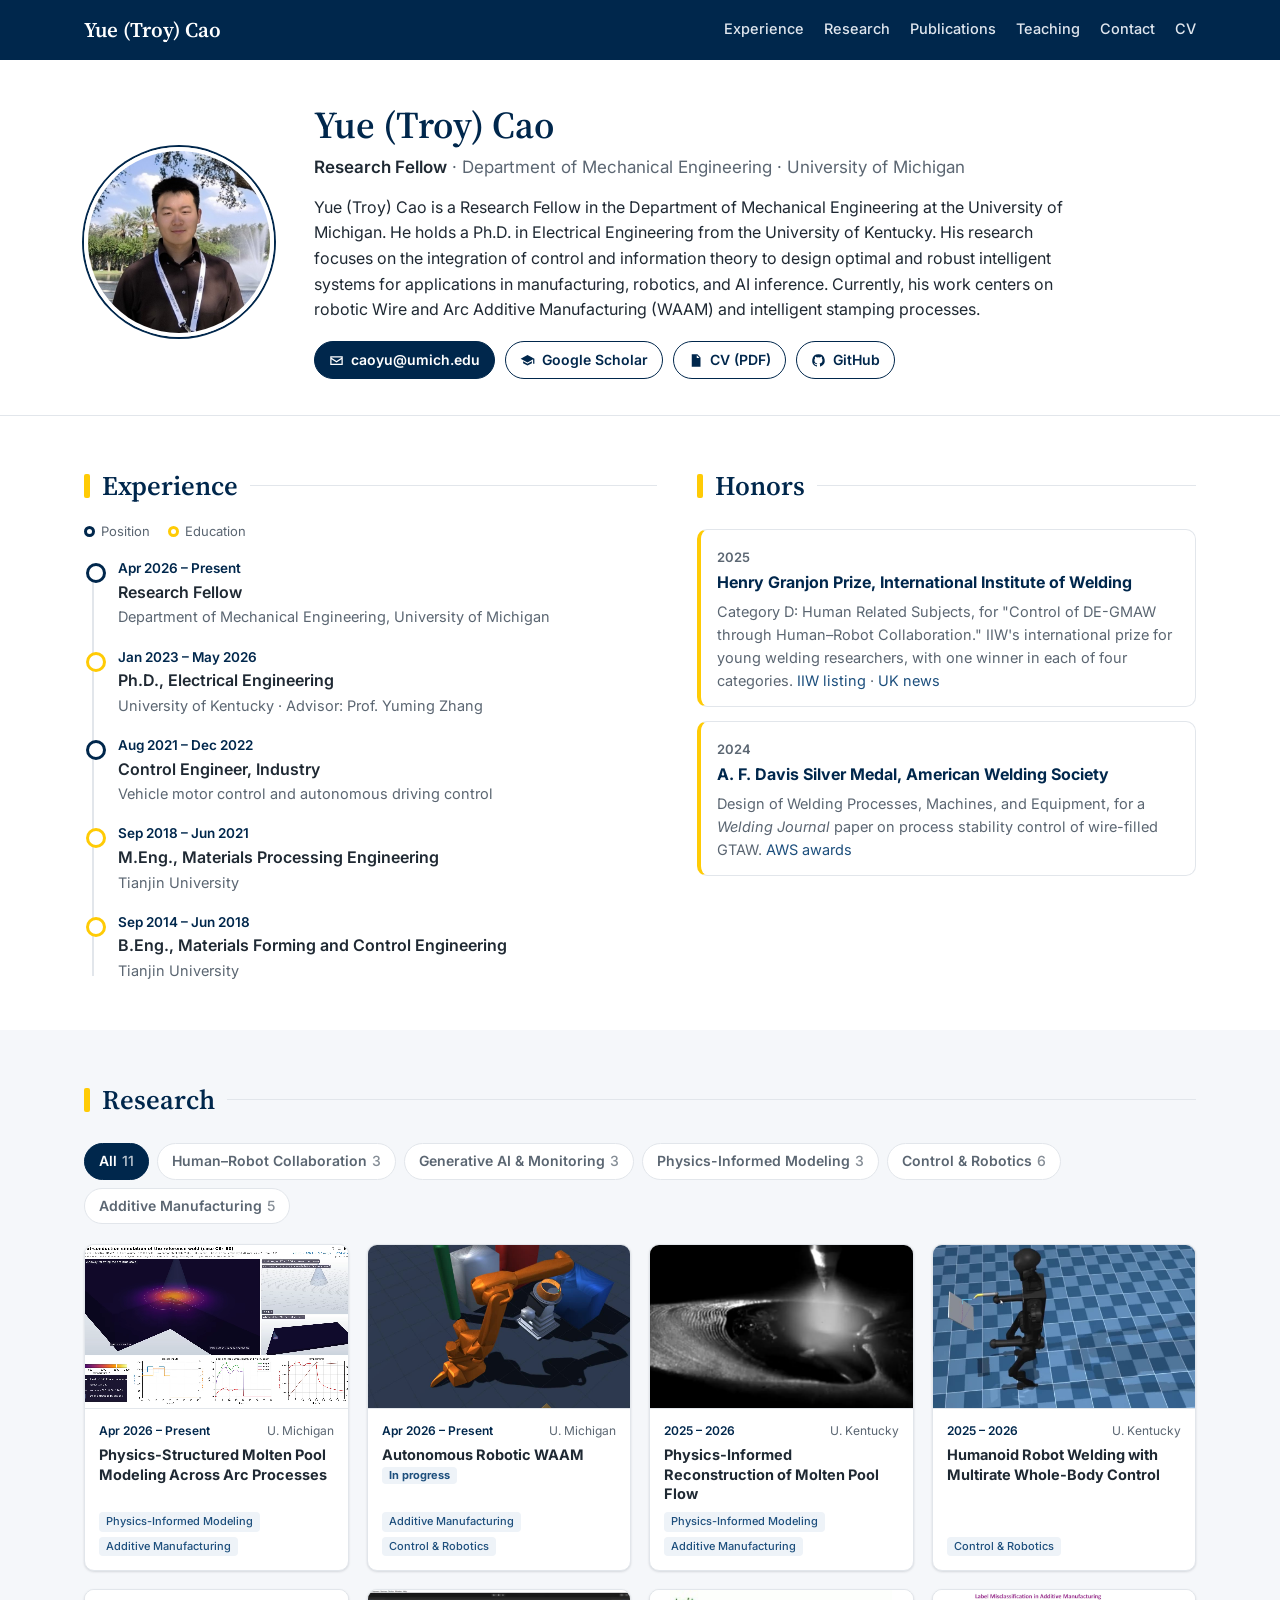
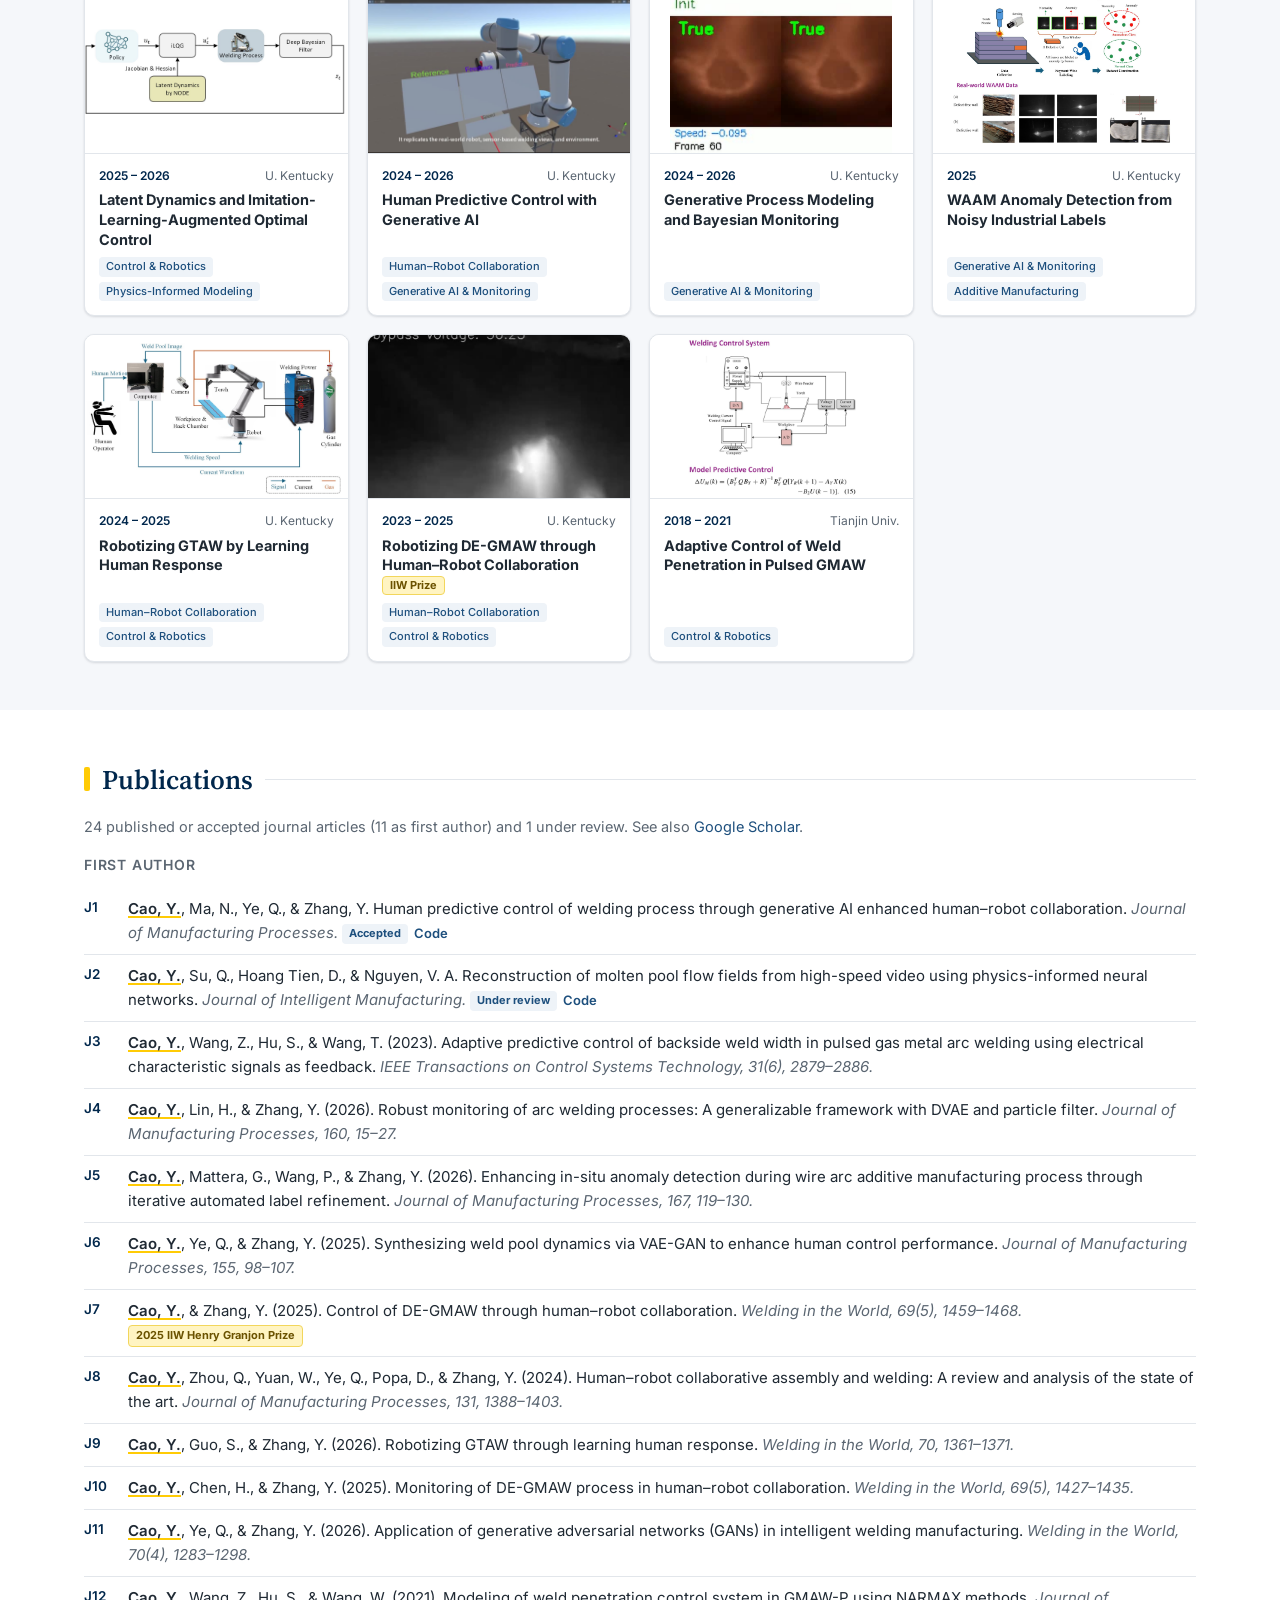
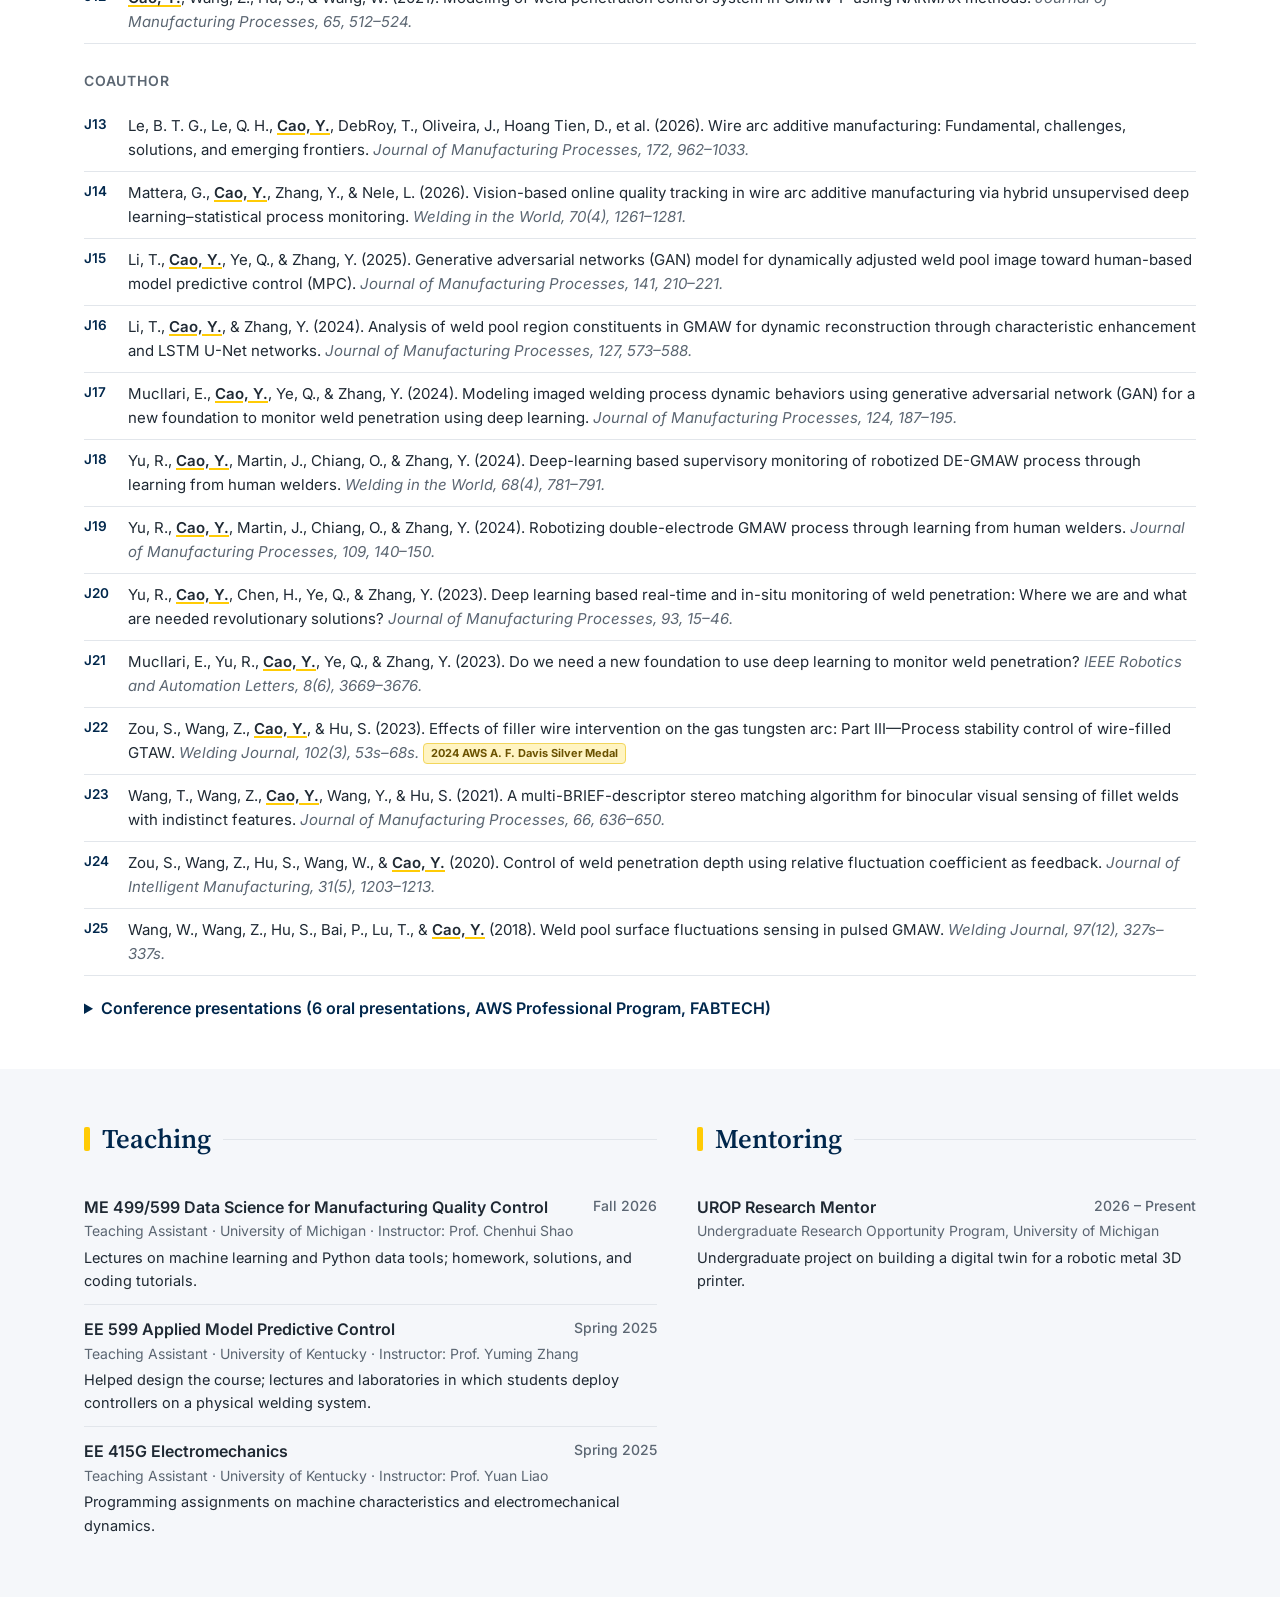
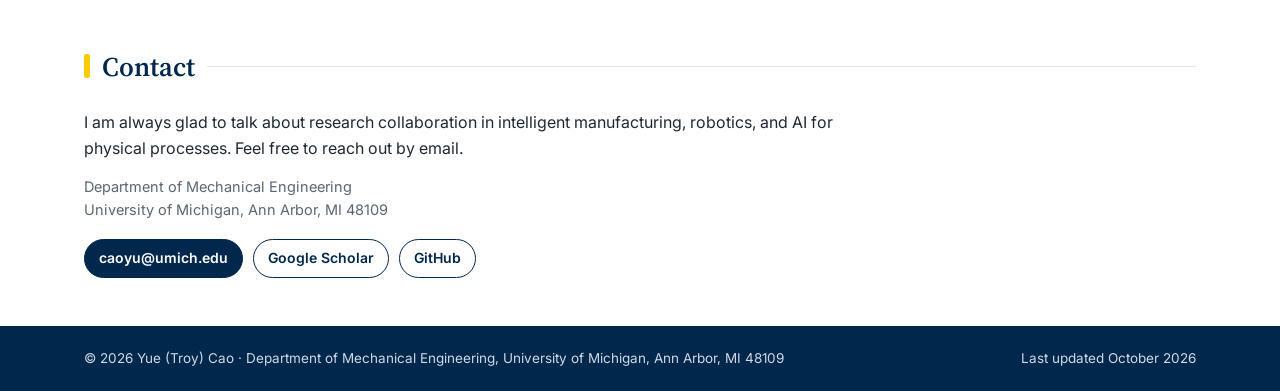
<file: index.html>
<!DOCTYPE html>
<html lang="en">
<head>
<meta charset="UTF-8">
<meta name="viewport" content="width=device-width, initial-scale=1.0">
<title>Yue (Troy) Cao</title>
<meta name="description" content="Yue (Troy) Cao, Research Fellow in Mechanical Engineering at the University of Michigan. Intelligent manufacturing: robotics, generative AI, and control for welding and additive manufacturing.">
<link rel="icon" href="data:image/svg+xml,%3Csvg xmlns=%22http://www.w3.org/2000/svg%22 viewBox=%220 0 64 64%22%3E%3Crect width=%2264%22 height=%2264%22 rx=%2212%22 fill=%22%2300274C%22/%3E%3Ctext x=%2232%22 y=%2242%22 font-family=%22Georgia,serif%22 font-size=%2228%22 font-weight=%22700%22 fill=%22%23FFCB05%22 text-anchor=%22middle%22%3EYC%3C/text%3E%3C/svg%3E">
<link rel="preconnect" href="https://fonts.googleapis.com">
<link rel="preconnect" href="https://fonts.gstatic.com" crossorigin>
<link href="https://fonts.googleapis.com/css2?family=Inter:wght@400;500;600;700&family=Source+Serif+4:opsz,wght@8..60,500;8..60,600&display=swap" rel="stylesheet">
<style>
:root {
  --blue: #00274C;          /* Michigan blue */
  --blue-2: #1d4f7d;
  --maize: #FFCB05;         /* Michigan maize, used sparingly */
  --ink: #1f2933;
  --muted: #5b6672;
  --line: #e2e6eb;
  --bg: #ffffff;
  --bg-soft: #f5f7fa;
  --radius: 10px;
  --shadow: 0 1px 2px rgba(16, 24, 40, .06), 0 1px 3px rgba(16, 24, 40, .08);
}
* { box-sizing: border-box; margin: 0; padding: 0; }
html { scroll-behavior: smooth; scroll-padding-top: 72px; }
body { font-family: Inter, system-ui, -apple-system, "Segoe UI", sans-serif; color: var(--ink); background: var(--bg); line-height: 1.6; font-size: 16px; }
a { color: var(--blue-2); text-decoration: none; }
a:hover { text-decoration: underline; }
img, video { display: block; max-width: 100%; }
.wrap { max-width: 1160px; margin: 0 auto; padding: 0 24px; }

/* Header */
header.top { position: sticky; top: 0; z-index: 50; background: var(--blue); color: #fff; }
header.top .wrap { display: flex; align-items: center; gap: 24px; height: 60px; }
.brand { font-family: "Source Serif 4", Georgia, serif; font-size: 21px; font-weight: 600; color: #fff; white-space: nowrap; }
.brand:hover { text-decoration: none; }
nav.menu { display: flex; gap: 20px; margin-left: auto; overflow-x: auto; scrollbar-width: none; }
nav.menu::-webkit-scrollbar { display: none; }
nav.menu a { color: #dfe6ee; font-size: 14.5px; font-weight: 500; white-space: nowrap; padding: 4px 0; border-bottom: 2px solid transparent; }
nav.menu a:hover { color: #fff; text-decoration: none; border-bottom-color: var(--maize); }

/* About */
.hero { padding: 44px 0 36px; border-bottom: 1px solid var(--line); }
.hero .wrap { display: grid; grid-template-columns: 190px 1fr; gap: 40px; align-items: center; }
.hero img.photo { width: 190px; height: 190px; border-radius: 50%; object-fit: cover; object-position: center 30%; border: 4px solid #fff; box-shadow: 0 0 0 2px var(--blue); }
.hero h1 { font-family: "Source Serif 4", Georgia, serif; font-size: 38px; font-weight: 600; color: var(--blue); line-height: 1.15; }
.hero .role { font-size: 17px; color: var(--muted); margin: 6px 0 14px; }
.hero .role strong { color: var(--ink); font-weight: 600; }
.hero p.bio { max-width: 780px; }
.links { display: flex; flex-wrap: wrap; gap: 10px; margin-top: 18px; }
.btn { display: inline-flex; align-items: center; gap: 7px; padding: 7px 14px; border: 1px solid var(--blue); border-radius: 999px; color: var(--blue); font-size: 14px; font-weight: 600; background: #fff; }
.btn:hover { background: var(--blue); color: #fff; text-decoration: none; }
.btn.solid { background: var(--blue); color: #fff; }
.btn.solid:hover { background: var(--blue-2); }
.btn svg { width: 15px; height: 15px; fill: currentColor; }

/* Sections */
section { padding: 48px 0; }
section.soft { background: var(--bg-soft); }
h2.sec { font-family: "Source Serif 4", Georgia, serif; font-size: 27px; font-weight: 600; color: var(--blue); margin-bottom: 22px; display: flex; align-items: center; gap: 12px; }
h2.sec::after { content: ""; flex: 1; height: 1px; background: var(--line); }
h2.sec .bar { width: 6px; height: 24px; background: var(--maize); border-radius: 2px; }
h3.sub { font-size: 14px; text-transform: uppercase; letter-spacing: .8px; color: var(--muted); font-weight: 600; margin: 4px 0 12px; }
.two { display: grid; grid-template-columns: 1.15fr 1fr; gap: 40px; }

/* Experience timeline */
.timeline { position: relative; margin-left: 8px; }
.timeline::before { content: ""; position: absolute; left: 0; top: 6px; bottom: 6px; width: 2px; background: var(--line); }
.tl { position: relative; padding: 0 0 18px 26px; }
.tl:last-child { padding-bottom: 0; }
.tl::before { content: ""; position: absolute; left: -6px; top: 5px; width: 14px; height: 14px; border-radius: 50%; background: #fff; border: 3px solid var(--blue); }
.tl.edu::before { border-color: var(--maize); }
.tl .w { font-size: 13.5px; font-weight: 600; color: var(--blue); }
.tl .r { font-weight: 600; }
.tl .o { font-size: 14.5px; color: var(--muted); }
.legend { display: flex; gap: 18px; font-size: 13px; color: var(--muted); margin: -8px 0 16px; }
.legend i { display: inline-block; width: 11px; height: 11px; border-radius: 50%; border: 3px solid var(--blue); margin-right: 6px; vertical-align: -1px; }
.legend i.e { border-color: var(--maize); }

/* Honors */
.honor { background: #fff; border: 1px solid var(--line); border-left: 4px solid var(--maize); border-radius: var(--radius); padding: 14px 16px; margin-bottom: 14px; }
.honor b { display: block; color: var(--blue); }
.honor .y { font-size: 13px; font-weight: 600; color: var(--muted); }
.honor span.t { display: block; font-size: 14.5px; color: var(--muted); margin-top: 4px; }

/* Research: area filter */
.filters { display: flex; flex-wrap: wrap; gap: 8px; margin-bottom: 20px; }
.filters button { font: inherit; font-size: 14px; font-weight: 600; padding: 6px 14px; border-radius: 999px; border: 1px solid var(--line); background: #fff; color: var(--muted); cursor: pointer; }
.filters button:hover { border-color: var(--blue); color: var(--blue); }
.filters button[aria-pressed="true"] { background: var(--blue); border-color: var(--blue); color: #fff; }
.filters button .n { font-weight: 500; opacity: .75; margin-left: 5px; }

/* Research: small cards that expand */
.grid { display: grid; grid-template-columns: repeat(4, 1fr); gap: 18px; grid-auto-flow: dense; }
.card { background: #fff; border: 1px solid var(--line); border-radius: var(--radius); box-shadow: var(--shadow); overflow: hidden; display: flex; flex-direction: column; cursor: pointer; transition: box-shadow .15s ease, transform .15s ease; }
.card:not(.open):hover { transform: translateY(-2px); box-shadow: 0 6px 16px rgba(16, 24, 40, .10); }
.card:focus-visible { outline: 3px solid var(--maize); outline-offset: 2px; }
.card.hidden { display: none; }
.thumb { aspect-ratio: 16 / 10; background: var(--bg-soft); border-bottom: 1px solid var(--line); overflow: hidden; }
.thumb video, .thumb img { width: 100%; height: 100%; object-fit: cover; }
.thumb.contain video, .thumb.contain img { object-fit: contain; background: #fff; }
.thumb.placeholder { display: flex; align-items: center; justify-content: center; flex-direction: column; gap: 6px; color: var(--blue); background: linear-gradient(135deg, #eef3f8, #f8fafc); font-size: 12.5px; font-weight: 600; }
.thumb.placeholder svg { width: 44px; height: 44px; fill: none; stroke: var(--blue); stroke-width: 1.4; }
.cbody { padding: 12px 14px 14px; display: flex; flex-direction: column; flex: 1; }
.meta { font-size: 12px; color: var(--muted); display: flex; justify-content: space-between; gap: 6px; }
.meta .date { font-weight: 600; color: var(--blue); }
.card h4 { font-size: 14.5px; line-height: 1.35; margin: 5px 0 8px; color: var(--ink); }
.areas { display: flex; flex-wrap: wrap; gap: 5px; margin-top: auto; }
.area { font-size: 11px; padding: 1px 7px; border-radius: 4px; background: #eef3f8; color: var(--blue-2); font-weight: 500; }
.badge { display: inline-block; font-size: 11px; font-weight: 700; padding: 1px 7px; border-radius: 4px; vertical-align: 1px; }
.badge.award { background: #fff4c2; color: #6b5200; border: 1px solid #f2d65c; }
.badge.status { background: #eef3f8; color: var(--blue-2); }

/* Expanded card */
.detail { display: none; }
.card.open { grid-column: 1 / -1; cursor: default; border-color: #c9d3de; box-shadow: 0 10px 30px rgba(0, 39, 76, .12); }
.card.open .thumb, .card.open .cbody { display: none; }
.card.open .detail { display: block; }
.dhead { background: var(--blue); color: #fff; padding: 14px 56px 14px 22px; position: relative; }
.dhead h3 { font-family: "Source Serif 4", Georgia, serif; font-size: 21px; font-weight: 600; line-height: 1.3; }
.dhead .dmeta { font-size: 13px; color: #cfd9e4; margin-top: 2px; }
.dclose { position: absolute; top: 12px; right: 12px; width: 34px; height: 34px; border-radius: 50%; border: 0; background: rgba(255, 255, 255, .14); color: #fff; font-size: 20px; line-height: 34px; cursor: pointer; }
.dclose:hover { background: rgba(255, 255, 255, .28); }
.dbody { display: grid; grid-template-columns: 1.25fr 1fr; gap: 26px; padding: 20px 22px 24px; }
.dbody.single { grid-template-columns: 1fr; }
.dtext p { font-size: 15px; margin-bottom: 11px; }
.dtext h5 { font-size: 12.5px; text-transform: uppercase; letter-spacing: .7px; color: var(--muted); margin: 14px 0 8px; }
.dtext ol { padding-left: 18px; font-size: 14px; }
.dtext ol li { margin-bottom: 6px; }
.gallery { display: grid; grid-template-columns: 1fr 1fr; gap: 12px; align-content: start; }
.gallery figure { background: var(--bg-soft); border: 1px solid var(--line); border-radius: 8px; overflow: hidden; }
.gallery figure.wide { grid-column: 1 / -1; }
.gallery video, .gallery img { width: 100%; background: #fff; }
.gallery figcaption { font-size: 12.5px; color: var(--muted); padding: 6px 10px; }
.me { font-weight: 600; }

/* Simulation frame inside the WAAM card */
.sim { margin: 0; }
.sim-frame { aspect-ratio: 16 / 9; border-radius: 8px; overflow: hidden; background: #11151c; border: 1px solid var(--line); }
.sim-frame { position: relative; }
.sim-frame iframe { width: 100%; height: 100%; border: 0; display: block; }
.sim-cover { position: absolute; inset: 0; width: 100%; border: 0; cursor: pointer; background: linear-gradient(to top, rgba(0, 20, 40, .55), rgba(0, 20, 40, 0) 40%); color: #fff; font: inherit; font-size: 14px; font-weight: 600; display: flex; align-items: flex-end; justify-content: center; padding-bottom: 46px; }
.sim-cover:hover { background: linear-gradient(to top, rgba(0, 20, 40, .7), rgba(0, 20, 40, 0) 45%); }
.sim-cover.off { display: none; }
.sim figcaption { font-size: 13px; color: var(--muted); margin-top: 8px; }
.dbody.single .dtext { max-width: 900px; }

/* Molten pool demo inside its expanded card */
.demo-tabs, .proc-tabs { display: flex; flex-wrap: wrap; gap: 6px; margin-bottom: 8px; }
.demo-tabs button, .proc-tabs button { font: inherit; font-size: 13px; font-weight: 600; padding: 5px 11px; border-radius: 6px; border: 1px solid var(--line); background: var(--bg-soft); color: var(--muted); cursor: pointer; }
.proc-tabs button { font-weight: 500; font-size: 12.5px; padding: 3px 9px; background: #fff; }
.demo-tabs button[aria-selected="true"] { background: var(--blue); color: #fff; border-color: var(--blue); }
.proc-tabs button[aria-selected="true"] { border-color: var(--blue); color: var(--blue); box-shadow: inset 0 -2px 0 var(--maize); }
.demo-frame { aspect-ratio: 16 / 9; background: #fff; border: 1px solid var(--line); border-radius: 8px; overflow: hidden; }
.demo-frame video { width: 100%; height: 100%; object-fit: contain; }
.demo-caption { font-size: 13.5px; color: var(--muted); margin-top: 8px; }
.demo-caption b { color: var(--ink); }

/* Publications */
.pubs ol { list-style: none; }
.pubs li { position: relative; padding: 9px 0 9px 44px; border-bottom: 1px solid var(--line); font-size: 15px; }
.pubs li::before { content: attr(data-n); position: absolute; left: 0; top: 9px; font-weight: 600; color: var(--blue); font-size: 13.5px; }
.pubs .me { text-decoration: underline; text-decoration-color: var(--maize); text-decoration-thickness: 2px; text-underline-offset: 2px; }
.pubs .v { font-style: italic; color: var(--muted); }
.pubs .code { font-size: 13px; font-weight: 600; margin-left: 6px; }
details.conf { margin-top: 20px; }
details.conf summary { cursor: pointer; font-weight: 600; color: var(--blue); }
details.conf ol { margin-top: 8px; }

/* Teaching & mentoring */
.item { padding: 12px 0; border-bottom: 1px solid var(--line); }
.item:last-child { border-bottom: 0; }
.item .h { display: flex; justify-content: space-between; gap: 12px; font-weight: 600; }
.item .h span { font-weight: 500; color: var(--muted); font-size: 14px; white-space: nowrap; }
.item .s { font-size: 14px; color: var(--muted); }
.item .d { font-size: 14.5px; margin-top: 3px; }

/* Contact */
.contact { max-width: 760px; }
.contact p { font-size: 16px; margin-bottom: 14px; }
.contact .addr { font-size: 14.5px; color: var(--muted); margin-bottom: 16px; }

footer { background: var(--blue); color: #cfd9e4; font-size: 13.5px; padding: 22px 0; }
footer .wrap { display: flex; justify-content: space-between; flex-wrap: wrap; gap: 10px; }

@media (max-width: 1000px) {
  .grid { grid-template-columns: repeat(3, 1fr); }
  .dbody { grid-template-columns: 1fr; }
}
@media (max-width: 760px) {
  .wrap { padding: 0 16px; }
  header.top .wrap { gap: 14px; }
  .brand { font-size: 18px; }
  nav.menu { gap: 14px; }
  .hero { padding: 30px 0 26px; }
  .hero .wrap { grid-template-columns: 1fr; gap: 18px; }
  .hero img.photo { width: 128px; height: 128px; }
  .hero h1 { font-size: 30px; }
  .two { grid-template-columns: 1fr; gap: 28px; }
  .grid { grid-template-columns: repeat(2, 1fr); gap: 12px; }
  .gallery { grid-template-columns: 1fr; }
  .dbody { padding: 16px; }
  section { padding: 36px 0; }
  .pubs li { padding-left: 38px; }
}
@media (max-width: 420px) { .grid { grid-template-columns: 1fr; } }
@media (prefers-reduced-motion: reduce) { html { scroll-behavior: auto; } .card { transition: none; } }
</style>
</head>
<body>

<header class="top">
  <div class="wrap">
    <a class="brand" href="#">Yue (Troy) Cao</a>
    <nav class="menu" aria-label="Sections">
      <a href="#experience">Experience</a>
      <a href="#research">Research</a>
      <a href="#publications">Publications</a>
      <a href="#teaching">Teaching</a>
      <a href="#contact">Contact</a>
      <a href="Yue_Cao_CV.pdf" target="_blank" rel="noopener">CV</a>
    </nav>
  </div>
</header>

<!-- ============ About ============ -->
<section class="hero" id="about">
  <div class="wrap">
    <img class="photo" src="assets/img/profile.jpg" alt="Portrait of Yue (Troy) Cao">
    <div>
      <h1>Yue (Troy) Cao</h1>
      <div class="role"><strong>Research Fellow</strong> · Department of Mechanical Engineering · University of Michigan</div>
      <p class="bio">Yue (Troy) Cao is a Research Fellow in the Department of Mechanical Engineering at the University of Michigan. He holds a Ph.D. in Electrical Engineering from the University of Kentucky. His research focuses on the integration of control and information theory to design optimal and robust intelligent systems for applications in manufacturing, robotics, and AI inference. Currently, his work centers on robotic Wire and Arc Additive Manufacturing (WAAM) and intelligent stamping processes.</p>
      <div class="links">
        <a class="btn solid" href="mailto:caoyu@umich.edu"><svg viewBox="0 0 24 24"><path d="M2 5h20v14H2zM4 7v.4l8 5.3 8-5.3V7zm16 2.8-8 5.3-8-5.3V17h16z"/></svg>caoyu@umich.edu</a>
        <a class="btn" href="https://scholar.google.com/citations?user=Ff6AFQUAAAAJ" target="_blank" rel="noopener"><svg viewBox="0 0 24 24"><path d="M12 3 1 9l11 6 9-4.9V17h2V9zM5 13.2v3.3L12 20l7-3.5v-3.3L12 17z"/></svg>Google Scholar</a>
        <a class="btn" href="Yue_Cao_CV.pdf" target="_blank" rel="noopener"><svg viewBox="0 0 24 24"><path d="M6 2h9l5 5v15H6zm8 1.5V8h4.5zM8 12h8v1.5H8zm0 3.5h8V17H8z"/></svg>CV (PDF)</a>
        <a class="btn" href="https://github.com/YueCaoUKY" target="_blank" rel="noopener"><svg viewBox="0 0 24 24"><path d="M12 2a10 10 0 0 0-3.2 19.5c.5.1.7-.2.7-.5v-1.7c-2.8.6-3.4-1.3-3.4-1.3-.5-1.2-1.1-1.5-1.1-1.5-.9-.6.1-.6.1-.6 1 .1 1.5 1 1.5 1 .9 1.5 2.4 1.1 2.9.8.1-.7.4-1.1.6-1.3-2.2-.3-4.6-1.1-4.6-5 0-1.1.4-2 1-2.7-.1-.3-.4-1.3.1-2.7 0 0 .8-.3 2.8 1a9.6 9.6 0 0 1 5 0c1.9-1.3 2.8-1 2.8-1 .5 1.4.2 2.4.1 2.7.6.7 1 1.6 1 2.7 0 3.9-2.3 4.7-4.6 5 .4.3.7.9.7 1.9V21c0 .3.2.6.7.5A10 10 0 0 0 12 2z"/></svg>GitHub</a>
      </div>
    </div>
  </div>
</section>

<!-- ============ Experience + Honors ============ -->
<section id="experience">
  <div class="wrap two">
    <div>
      <h2 class="sec"><span class="bar"></span>Experience</h2>
      <div class="legend"><span><i></i>Position</span><span><i class="e"></i>Education</span></div>
      <div class="timeline">
        <div class="tl"><div class="w">Apr 2026 – Present</div><div class="r">Research Fellow</div><div class="o">Department of Mechanical Engineering, University of Michigan</div></div>
        <div class="tl edu"><div class="w">Jan 2023 – May 2026</div><div class="r">Ph.D., Electrical Engineering</div><div class="o">University of Kentucky · Advisor: Prof. Yuming Zhang</div></div>
        <div class="tl"><div class="w">Aug 2021 – Dec 2022</div><div class="r">Control Engineer, Industry</div><div class="o">Vehicle motor control and autonomous driving control</div></div>
        <div class="tl edu"><div class="w">Sep 2018 – Jun 2021</div><div class="r">M.Eng., Materials Processing Engineering</div><div class="o">Tianjin University</div></div>
        <div class="tl edu"><div class="w">Sep 2014 – Jun 2018</div><div class="r">B.Eng., Materials Forming and Control Engineering</div><div class="o">Tianjin University</div></div>
      </div>
    </div>
    <div>
      <h2 class="sec"><span class="bar"></span>Honors</h2>
      <div class="honor"><span class="y">2025</span><b>Henry Granjon Prize, International Institute of Welding</b><span class="t">Category D: Human Related Subjects, for "Control of DE-GMAW through Human–Robot Collaboration." IIW's international prize for young welding researchers, with one winner in each of four categories. <a href="https://iiwelding.org/wp-content/uploads/2025/06/IIWAWARDS2025.pdf" target="_blank" rel="noopener">IIW listing</a> · <a href="https://engr.uky.edu/news/graduate-student-receives-international-welding-award" target="_blank" rel="noopener">UK news</a></span></div>
      <div class="honor"><span class="y">2024</span><b>A. F. Davis Silver Medal, American Welding Society</b><span class="t">Design of Welding Processes, Machines, and Equipment, for a <i>Welding Journal</i> paper on process stability control of wire-filled GTAW. <a href="https://aws-p-001-delivery.sitecorecontenthub.cloud/api/public/content/National_Awards_Package" target="_blank" rel="noopener">AWS awards</a></span></div>
    </div>
  </div>
</section>

<!-- ============ Research ============ -->
<section id="research" class="soft">
  <div class="wrap">
    <h2 class="sec"><span class="bar"></span>Research</h2>
    <div class="filters" role="group" aria-label="Research areas">
      <button aria-pressed="true" data-area="all">All</button>
      <button aria-pressed="false" data-area="hrc">Human–Robot Collaboration</button>
      <button aria-pressed="false" data-area="gen">Generative AI &amp; Monitoring</button>
      <button aria-pressed="false" data-area="phys">Physics-Informed Modeling</button>
      <button aria-pressed="false" data-area="ctrl">Control &amp; Robotics</button>
      <button aria-pressed="false" data-area="am">Additive Manufacturing</button>
    </div>

    <div class="grid" id="grid">

      <!-- 1. Molten pool model -->
      <article class="card" tabindex="0" data-areas="phys am">
        <div class="thumb"><video autoplay data-lazy muted loop playsinline preload="none" poster="assets/video/heat_simulation_3d.jpg"><source src="assets/video/heat_simulation_3d.webm" type="video/webm"><source src="assets/video/heat_simulation_3d.mp4" type="video/mp4"></video></div>
        <div class="cbody">
          <div class="meta"><span class="date">Apr 2026 – Present</span><span>U. Michigan</span></div>
          <h4>Physics-Structured Molten Pool Modeling Across Arc Processes</h4>
          <div class="areas"><span class="area">Physics-Informed Modeling</span><span class="area">Additive Manufacturing</span></div>
        </div>
        <div class="detail">
          <div class="dhead"><h3>Physics-Structured Molten Pool Modeling Across Arc Welding and Additive Manufacturing</h3><div class="dmeta">Apr 2026 – Present · University of Michigan</div><button class="dclose" aria-label="Close">×</button></div>
          <div class="dbody">
            <div>
              <div class="demo-tabs" role="tablist">
                <button role="tab" aria-selected="true" data-win="model">Model on real processes</button>
                <button role="tab" aria-selected="false" data-win="sim">Heat simulation</button>
              </div>
              <div class="proc-tabs" aria-label="Process">
                <button aria-selected="true" data-proc="gas_tungsten_arc_welding">GTAW</button>
                <button aria-selected="false" data-proc="gas_metal_arc_welding">GMAW</button>
                <button aria-selected="false" data-proc="wire_arc_additive_manufacturing">WAAM</button>
              </div>
              <div class="demo-frame"><video class="demo-video" muted loop playsinline preload="none" poster="assets/video/gas_tungsten_arc_welding.jpg"><source src="assets/video/gas_tungsten_arc_welding.webm" type="video/webm"><source src="assets/video/gas_tungsten_arc_welding.mp4" type="video/mp4"></video></div>
              <p class="demo-caption"></p>
            </div>
            <div class="dtext">
              <p>The molten pool is the central phenomenon of arc welding and arc-based additive manufacturing, and its evolution decides the quality of the deposit. Yet pool models are built one process at a time and must be redesigned whenever the joint, feedstock, sensors, or welding method change, although the same conservation laws govern every arc process.</p>
              <p>This project builds a single physics-structured, dissipative neural state-space framework for these processes. A pretrained vision foundation model, regularized by a neural ODE prior, first extracts a compact pool state from the video of one experiment without labels. That state then enters a lumped energy balance that closes into a two-state model: a fast pool state that relaxes toward an input-dependent equilibrium, and a slow state for the heat accumulated in the workpiece, which is never measured and is learned only through long-horizon prediction.</p>
              <p>Tested on GTAW, GMAW, and WAAM, the same two-state structure appears in every case, with only the sensing front end adapted to each process.</p>
              <h5>Manuscript</h5>
              <ol><li><span class="me">Cao, Y.</span>, et al. Beyond process-specific molten pool modeling: A physics-structured, dissipative neural state-space framework. <span class="badge status">In preparation</span></li></ol>
            </div>
          </div>
        </div>
      </article>

      <!-- 2. Robotic WAAM (in progress) -->
      <article class="card" tabindex="0" data-areas="am ctrl">
        <div class="thumb"><video autoplay data-lazy muted loop playsinline preload="none" poster="assets/video/waam_sim.jpg"><source src="assets/video/waam_sim.mp4" type="video/mp4"></video></div>
        <div class="cbody">
          <div class="meta"><span class="date">Apr 2026 – Present</span><span>U. Michigan</span></div>
          <h4>Autonomous Robotic WAAM <span class="badge status">In progress</span></h4>
          <div class="areas"><span class="area">Additive Manufacturing</span><span class="area">Control &amp; Robotics</span></div>
        </div>
        <div class="detail">
          <div class="dhead"><h3>Autonomous Robotic Wire Arc Additive Manufacturing: Sensing, Digital Twin, and Closed-Loop Control</h3><div class="dmeta">Apr 2026 – Present · University of Michigan · In progress</div><button class="dclose" aria-label="Close">×</button></div>
          <div class="dbody single">
            <figure class="sim">
              <div class="sim-frame"><iframe data-src="assets/sim/waam_simulation.html" title="Interactive simulation of robotic WAAM" loading="lazy"></iframe><button class="sim-cover" type="button">Click to interact · drag to orbit, scroll to zoom</button></div>
              <figcaption>Interactive simulation: multi-axis deposition of a bladed hub with a KUKA robot and positioner. The panel tracks layer progress, positioner rotation rate, and arm-pose quality. Drag to orbit, scroll to zoom. <a href="assets/sim/waam_simulation.html" target="_blank" rel="noopener">Open full screen</a></figcaption>
            </figure>
            <div class="dtext">
              <p>This project builds a robotic WAAM system in which process and part states are sensed, predicted, corrected, and executed in a closed loop. The work spans two scales: single beads and walls, where local links between process state, action, and geometry are learned, and complex parts such as turbine components, where those local models guide decisions on global geometry, heat, and robot motion.</p>
              <p>Planned platform: an HDR camera for arc, wire, and melt-pool morphology; a thermal camera and pyrometer for the thermal state; a 3D camera for layer geometry; and a KUKA robot with a positioner for deposition.</p>
              <h5>Proposed directions</h5>
              <ol>
                <li><b>Multisource monitoring and state estimation.</b> Fuse camera, thermal, and 3D data into one estimate of the melt pool, bead, and part, with uncertainty.</li>
                <li><b>Sensor-corrected digital twin.</b> Physics models and fast learned surrogates of thermal history, bead growth, and distortion, updated continuously by measurements.</li>
                <li><b>Hierarchical process and geometry control.</b> An inner loop regulates the melt pool and bead along a path; an outer loop corrects accumulated shape error after each layer.</li>
                <li><b>Process-aware robotic deposition planning.</b> Robot and positioner motion that preserves process conditions while respecting reachability, singularity, and collision limits.</li>
              </ol>
            </div>
          </div>
        </div>
      </article>

      <!-- 3. PINN -->
      <article class="card" tabindex="0" data-areas="phys am">
        <div class="thumb"><video autoplay data-lazy muted loop playsinline preload="none" poster="assets/video/pinn_h0.jpg"><source src="assets/video/pinn_h0.mp4" type="video/mp4"></video></div>
        <div class="cbody">
          <div class="meta"><span class="date">2025 – 2026</span><span>U. Kentucky</span></div>
          <h4>Physics-Informed Reconstruction of Molten Pool Flow</h4>
          <div class="areas"><span class="area">Physics-Informed Modeling</span><span class="area">Additive Manufacturing</span></div>
        </div>
        <div class="detail">
          <div class="dhead"><h3>Physics-Informed Reconstruction of Molten Pool Flow from High-Speed Video</h3><div class="dmeta">2025 – 2026 · University of Kentucky</div><button class="dclose" aria-label="Close">×</button></div>
          <div class="dbody">
            <div class="gallery">
              <figure><video controls muted loop playsinline preload="none" poster="assets/video/pinn_h0.jpg"><source src="assets/video/pinn_h0.mp4" type="video/mp4"></video><figcaption>Wire offset h = 0 mm (1500 fps, slowed 50×)</figcaption></figure>
              <figure><video controls muted loop playsinline preload="none" poster="assets/video/pinn_h4.jpg"><source src="assets/video/pinn_h4.mp4" type="video/mp4"></video><figcaption>Wire offset h = 4 mm</figcaption></figure>
              <figure class="wide"><img src="assets/img/pinn_results.jpg" alt="Reconstructed flow field, arc force, and pressure" loading="lazy"><figcaption>Reconstructed flow field, arc force distribution, and pressure field</figcaption></figure>
              <figure><img src="assets/img/pinn_flow.jpg" alt="Optical flow on the pool surface" loading="lazy"><figcaption>Surface velocity from optical flow</figcaption></figure>
              <figure><img src="assets/img/pinn_system.jpg" alt="Experimental system" loading="lazy"><figcaption>GTAW-based WAAM system with high-speed imaging</figcaption></figure>
            </div>
            <div class="dtext">
              <p>Flow inside the molten pool governs heat transfer and solidification, but it is hidden beneath a bright, moving surface. From high-speed video of a GTAW-based additive process, optical flow gives sparse surface velocities, and a physics-informed neural network that embeds the Navier–Stokes equations reconstructs the complete velocity and pressure fields while identifying the arc force and effective viscosity.</p>
              <p>Three wire positions produce two distinct convection patterns, and a time-conditioned network captures the flow driven by droplet impact. Across the cases, the identified arc force is consistent and, with the pressure field, explains the observed flow patterns; low Reynolds numbers confirm laminar flow.</p>
              <h5>Publication and code</h5>
              <ol><li><span class="me">Cao, Y.</span>, Su, Q., Hoang Tien, D., &amp; Nguyen, V. A. Reconstruction of molten pool flow fields from high-speed video using physics-informed neural networks. <i>Journal of Intelligent Manufacturing</i>. <span class="badge status">Under review</span> <a href="https://github.com/YueCaoUKY/Molten-Pool-Flow-Detection-via-PINN" target="_blank" rel="noopener">Code</a></li></ol>
            </div>
          </div>
        </div>
      </article>

      <!-- 4. Humanoid -->
      <article class="card" tabindex="0" data-areas="ctrl">
        <div class="thumb"><video autoplay data-lazy muted loop playsinline preload="none" poster="assets/video/humanoid_sim.jpg"><source src="assets/video/humanoid_sim.mp4" type="video/mp4"></video></div>
        <div class="cbody">
          <div class="meta"><span class="date">2025 – 2026</span><span>U. Kentucky</span></div>
          <h4>Humanoid Robot Welding with Multirate Whole-Body Control</h4>
          <div class="areas"><span class="area">Control &amp; Robotics</span></div>
        </div>
        <div class="detail">
          <div class="dhead"><h3>Humanoid Robot Welding with Multirate Whole-Body Control</h3><div class="dmeta">2025 – 2026 · University of Kentucky</div><button class="dclose" aria-label="Close">×</button></div>
          <div class="dbody">
            <div class="gallery">
              <figure class="wide"><video controls muted loop playsinline preload="none" poster="assets/video/humanoid_sim.jpg"><source src="assets/video/humanoid_sim.mp4" type="video/mp4"></video><figcaption>Simulated humanoid welding pass (2× speed)</figcaption></figure>
              <figure class="wide"><img src="assets/img/humanoid_control.jpg" alt="Multirate control framework" loading="lazy"><figcaption>Whole-body MPC (25 Hz) with a process-feedback inner loop (200 Hz)</figcaption></figure>
            </div>
            <div class="dtext">
              <p>Humanoid robots can walk to large, irregular workpieces in shipbuilding, field repair, and infrastructure, but a compliant whole-body kinematic chain makes sub-millimeter torch placement difficult.</p>
              <p>In this framework, whole-body model predictive control plans the 19-joint configuration under balance constraints, and a faster inner loop corrects lateral and normal torch errors measured by seam-tracking and arc-voltage sensing. The two loops exchange information in both directions: the planner sends action limits based on the balance margin, and the inner loop returns offset estimates that shift the planned trajectory.</p>
              <p>In a simulated weld pass, the closed loop reduced the critical lateral and normal torch errors from millimeters to about a tenth of a millimeter, a precision that whole-body control alone did not reach.</p>
              <h5>Source</h5>
              <ol><li><span class="me">Cao, Y.</span> (2026). Robotizing complex welding processes through imitation learning and generative models from human demonstration. Ph.D. dissertation, University of Kentucky, Ch. 6.</li></ol>
            </div>
          </div>
        </div>
      </article>

      <!-- 5. Latent dynamics + iLQR -->
      <article class="card" tabindex="0" data-areas="ctrl phys">
        <div class="thumb contain"><img src="assets/img/ilqr_framework.jpg" alt="Imitation-learning-augmented iLQR framework"></div>
        <div class="cbody">
          <div class="meta"><span class="date">2025 – 2026</span><span>U. Kentucky</span></div>
          <h4>Latent Dynamics and Imitation-Learning-Augmented Optimal Control</h4>
          <div class="areas"><span class="area">Control &amp; Robotics</span><span class="area">Physics-Informed Modeling</span></div>
        </div>
        <div class="detail">
          <div class="dhead"><h3>Latent Dynamics Modeling and Imitation-Learning-Augmented Optimal Control</h3><div class="dmeta">2025 – 2026 · University of Kentucky</div><button class="dclose" aria-label="Close">×</button></div>
          <div class="dbody">
            <div class="gallery">
              <figure class="wide"><img src="assets/img/ilqr_framework.jpg" alt="Combined control framework" loading="lazy"><figcaption>Behavior cloning, iLQR, latent dynamics, and Bayesian filtering in one loop</figcaption></figure>
              <figure class="wide"><img src="assets/img/ilqr_tracking.jpg" alt="Reference tracking" loading="lazy"><figcaption>Reference tracking: state and control trajectories</figcaption></figure>
            </div>
            <div class="dtext">
              <p>Autonomous control needs a model of how the process evolves. Neural ordinary differential equations learn continuous-time weld pool dynamics in a learned latent space. Of three architectures compared, a dissipative one with a Lyapunov constraint stays the most robust when the model adapts online, because the constraint keeps adapted models physically meaningful.</p>
              <p>For control, a policy cloned from welder demonstrations serves as a prior inside an iterative linear quadratic regulator, which then optimizes only a correction around it. In simulation with model mismatch and disturbances, the combined controller converged in fewer iterations and rejected disturbances faster and with lower error than behavior cloning or iLQR alone.</p>
              <h5>Source</h5>
              <ol><li><span class="me">Cao, Y.</span> (2026). Robotizing complex welding processes through imitation learning and generative models from human demonstration. Ph.D. dissertation, University of Kentucky, Ch. 5.</li></ol>
            </div>
          </div>
        </div>
      </article>

      <!-- 6. Human predictive control -->
      <article class="card" tabindex="0" data-areas="hrc gen">
        <div class="thumb"><video autoplay data-lazy muted loop playsinline preload="none" poster="assets/video/hpc_vr.jpg"><source src="assets/video/hpc_vr.mp4" type="video/mp4"></video></div>
        <div class="cbody">
          <div class="meta"><span class="date">2024 – 2026</span><span>U. Kentucky</span></div>
          <h4>Human Predictive Control with Generative AI</h4>
          <div class="areas"><span class="area">Human–Robot Collaboration</span><span class="area">Generative AI &amp; Monitoring</span></div>
        </div>
        <div class="detail">
          <div class="dhead"><h3>Human Predictive Control through Generative-AI-Enhanced Human–Robot Collaboration</h3><div class="dmeta">2024 – 2026 · University of Kentucky</div><button class="dclose" aria-label="Close">×</button></div>
          <div class="dbody">
            <div class="gallery">
              <figure class="wide"><video controls muted loop playsinline preload="none" poster="assets/video/hpc_vr.jpg"><source src="assets/video/hpc_vr.mp4" type="video/mp4"></video><figcaption>VR teleoperation with generative-AI-predicted weld pool views</figcaption></figure>
              <figure class="wide"><img src="assets/img/hpc_abstract.jpg" alt="Human, robot, and generative model in one control loop" loading="lazy"><figcaption>Human, robot, and generative model in one control loop</figcaption></figure>
            </div>
            <div class="dtext">
              <p>Skilled welders anticipate how the weld pool will change and act early, but remote operators who see only the live view tend to react late, because the weld pool responds slowly to their commands.</p>
              <p>In a virtual-reality teleoperation system for gas tungsten arc welding, operators control the torch through motion capture while a generative model shows the weld pool predicted five seconds ahead, next to the live view and a reference pool. In experiments with three operators, the predicted view roughly halved the time needed to correct a speed disturbance and produced a more uniform backside bead, shifting control from reactive correction to proactive adjustment.</p>
              <h5>Publications and code</h5>
              <ol>
                <li><span class="me">Cao, Y.</span>, Ma, N., Ye, Q., &amp; Zhang, Y. Human predictive control of welding process through generative AI enhanced human–robot collaboration. <i>Journal of Manufacturing Processes</i>. <span class="badge status">Accepted</span> <a href="https://github.com/YueCaoUKY/HL-VAE-Welding" target="_blank" rel="noopener">Code</a></li>
                <li><span class="me">Cao, Y.</span>, Zhou, Q., Yuan, W., Ye, Q., Popa, D., &amp; Zhang, Y. (2024). Human–robot collaborative assembly and welding: A review and analysis of the state of the art. <i>Journal of Manufacturing Processes</i>, 131, 1388–1403.</li>
              </ol>
            </div>
          </div>
        </div>
      </article>

      <!-- 7. Generative modeling and monitoring -->
      <article class="card" tabindex="0" data-areas="gen">
        <div class="thumb contain"><video autoplay data-lazy muted loop playsinline preload="none" poster="assets/video/hlvae_pred.jpg"><source src="assets/video/hlvae_pred.mp4" type="video/mp4"></video></div>
        <div class="cbody">
          <div class="meta"><span class="date">2024 – 2026</span><span>U. Kentucky</span></div>
          <h4>Generative Process Modeling and Bayesian Monitoring</h4>
          <div class="areas"><span class="area">Generative AI &amp; Monitoring</span></div>
        </div>
        <div class="detail">
          <div class="dhead"><h3>Generative Process Modeling and Bayesian Monitoring of Arc Welding</h3><div class="dmeta">2024 – 2026 · University of Kentucky</div><button class="dclose" aria-label="Close">×</button></div>
          <div class="dbody">
            <div class="gallery">
              <figure><video controls muted loop playsinline preload="none" poster="assets/video/hlvae_pred.jpg"><source src="assets/video/hlvae_pred.mp4" type="video/mp4"></video><figcaption>Long-term prediction of weld pool images</figcaption></figure>
              <figure><img src="assets/img/hlvae_recon.jpg" alt="Reconstruction and latent grounding" loading="lazy"><figcaption>Reconstruction and physically grounded latent states</figcaption></figure>
              <figure class="wide"><img src="assets/img/hlvae_method.jpg" alt="Hybrid-latent VAE" loading="lazy"><figcaption>Hybrid latent: a structured Gaussian path and a codebook residual path</figcaption></figure>
            </div>
            <div class="dtext">
              <p>Weld pool images carry rich process information but are expensive to label. These generative models learn a compact pool state without heavy annotation and predict how it evolves.</p>
              <p>A VAE-GAN synthesizes realistic future pool images to support human operators; a hybrid-latent variational autoencoder learns structured latents that track the physical pool dimensions; and a dynamic variational autoencoder combined with a particle filter estimates hidden weld states online and transfers from GTAW to GMAW. The monitoring framework was developed with Prof. Hai Lin (University of Notre Dame).</p>
              <h5>Publications and code</h5>
              <ol>
                <li><span class="me">Cao, Y.</span>, Lin, H., &amp; Zhang, Y. (2026). Robust monitoring of arc welding processes: A generalizable framework with DVAE and particle filter. <i>Journal of Manufacturing Processes</i>, 160, 15–27.</li>
                <li><span class="me">Cao, Y.</span>, Ye, Q., &amp; Zhang, Y. (2025). Synthesizing weld pool dynamics via VAE-GAN to enhance human control performance. <i>Journal of Manufacturing Processes</i>, 155, 98–107.</li>
                <li><span class="me">Cao, Y.</span>, Ye, Q., &amp; Zhang, Y. (2026). Application of generative adversarial networks (GANs) in intelligent welding manufacturing. <i>Welding in the World</i>, 70(4), 1283–1298.</li>
                <li>Code: <a href="https://github.com/YueCaoUKY/HL-VAE-Welding" target="_blank" rel="noopener">HL-VAE-Welding</a></li>
              </ol>
            </div>
          </div>
        </div>
      </article>

      <!-- 8. WAAM anomaly detection -->
      <article class="card" tabindex="0" data-areas="gen am">
        <div class="thumb contain"><img src="assets/img/waam_label.jpg" alt="Label misclassification in WAAM monitoring"></div>
        <div class="cbody">
          <div class="meta"><span class="date">2025</span><span>U. Kentucky</span></div>
          <h4>WAAM Anomaly Detection from Noisy Industrial Labels</h4>
          <div class="areas"><span class="area">Generative AI &amp; Monitoring</span><span class="area">Additive Manufacturing</span></div>
        </div>
        <div class="detail">
          <div class="dhead"><h3>Reliable WAAM Anomaly Detection from Noisy Industrial Labels</h3><div class="dmeta">2025 · University of Kentucky</div><button class="dclose" aria-label="Close">×</button></div>
          <div class="dbody">
            <div class="gallery"><figure class="wide"><img src="assets/img/waam_label.jpg" alt="Segment-level labels and frame-level anomalies" loading="lazy"><figcaption>Segment-level labels mark many normal frames as abnormal</figcaption></figure></div>
            <div class="dtext">
              <p>In industrial additive manufacturing, quality labels are assigned to whole segments after inspection, while transient anomalies occupy only part of each segment, so many normal frames are labeled abnormal.</p>
              <p>An iterative label refinement method, built on unsupervised feature learning with a variational autoencoder and Gaussian mixture model, corrects these labels during training and, on real industrial WAAM data, learns a reliable detector of spatter, gas disturbance, and arc instability. This work was carried out with Dr. Giulio Mattera (University of Naples Federico II) and Prof. Peng Wang (Case Western Reserve University).</p>
              <h5>Publications</h5>
              <ol>
                <li><span class="me">Cao, Y.</span>, Mattera, G., Wang, P., &amp; Zhang, Y. (2026). Enhancing in-situ anomaly detection during wire arc additive manufacturing process through iterative automated label refinement. <i>Journal of Manufacturing Processes</i>, 167, 119–130.</li>
                <li>Mattera, G., <span class="me">Cao, Y.</span>, Zhang, Y., &amp; Nele, L. (2026). Vision-based online quality tracking in wire arc additive manufacturing via hybrid unsupervised deep learning–statistical process monitoring. <i>Welding in the World</i>, 70(4), 1261–1281.</li>
              </ol>
            </div>
          </div>
        </div>
      </article>

      <!-- 9. GTAW human response -->
      <article class="card" tabindex="0" data-areas="hrc ctrl">
        <div class="thumb contain"><img src="assets/img/gtaw_system.jpg" alt="VR-based teleoperated GTAW system"></div>
        <div class="cbody">
          <div class="meta"><span class="date">2024 – 2025</span><span>U. Kentucky</span></div>
          <h4>Robotizing GTAW by Learning Human Response</h4>
          <div class="areas"><span class="area">Human–Robot Collaboration</span><span class="area">Control &amp; Robotics</span></div>
        </div>
        <div class="detail">
          <div class="dhead"><h3>Robotizing GTAW by Learning Human Response</h3><div class="dmeta">2024 – 2025 · University of Kentucky</div><button class="dclose" aria-label="Close">×</button></div>
          <div class="dbody">
            <div class="gallery">
              <figure><img src="assets/img/gtaw_system.jpg" alt="VR-based teleoperated welding system" loading="lazy"><figcaption>VR-based teleoperated welding system</figcaption></figure>
              <figure><img src="assets/img/gtaw_model.jpg" alt="Human response model" loading="lazy"><figcaption>Human response model with feature selection</figcaption></figure>
              <figure><img src="assets/img/gtaw_result.jpg" alt="Closed-loop control result" loading="lazy"><figcaption>Closed-loop control with the learned model</figcaption></figure>
              <figure><img src="assets/img/gtaw_weld.jpg" alt="Weld views" loading="lazy"><figcaption>Topside and backside weld views</figcaption></figure>
            </div>
            <div class="dtext">
              <p>In gas tungsten arc welding, skilled operators adjust travel speed from the look of the weld pool to reach the desired penetration. Copying the mapping from images to actions, however, learns only the surface of that skill.</p>
              <p>From demonstrations collected in a VR teleoperation system, Shapley-based attribution identifies the visual features that drive an operator's speed adjustments, and an LSTM model learns the operator's response from those features. Deployed for autonomous welding, the learned model tracked the target backside weld width in closed loop and recovered after an added disturbance.</p>
              <h5>Publication</h5>
              <ol><li><span class="me">Cao, Y.</span>, Guo, S., &amp; Zhang, Y. (2026). Robotizing GTAW through learning human response. <i>Welding in the World</i>, 70, 1361–1371.</li></ol>
            </div>
          </div>
        </div>
      </article>

      <!-- 10. DE-GMAW HRC -->
      <article class="card" tabindex="0" data-areas="hrc ctrl am">
        <div class="thumb"><video autoplay data-lazy muted loop playsinline preload="none" poster="assets/video/degmaw_demo.jpg"><source src="assets/video/degmaw_demo.mp4" type="video/mp4"></video></div>
        <div class="cbody">
          <div class="meta"><span class="date">2023 – 2025</span><span>U. Kentucky</span></div>
          <h4>Robotizing DE-GMAW through Human–Robot Collaboration <span class="badge award">IIW Prize</span></h4>
          <div class="areas"><span class="area">Human–Robot Collaboration</span><span class="area">Control &amp; Robotics</span></div>
        </div>
        <div class="detail">
          <div class="dhead"><h3>Robotizing Double-Electrode GMAW through Human–Robot Collaboration</h3><div class="dmeta">2023 – 2025 · University of Kentucky</div><button class="dclose" aria-label="Close">×</button></div>
          <div class="dbody">
            <div class="gallery">
              <figure><video controls muted loop playsinline preload="none" poster="assets/video/degmaw_demo.jpg"><source src="assets/video/degmaw_demo.mp4" type="video/mp4"></video><figcaption>Human demonstration</figcaption></figure>
              <figure><video controls muted loop playsinline preload="none" poster="assets/video/degmaw_auto.jpg"><source src="assets/video/degmaw_auto.mp4" type="video/mp4"></video><figcaption>Automated welding process</figcaption></figure>
              <figure><img src="assets/img/degmaw_vr.jpg" alt="Virtual reality environment" loading="lazy"><figcaption>Virtual reality environment</figcaption></figure>
              <figure><img src="assets/img/degmaw_physical.jpg" alt="Physical dual-robot system" loading="lazy"><figcaption>Physical dual-robot system</figcaption></figure>
              <figure class="wide"><video controls muted loop playsinline preload="none" poster="assets/video/degmaw_position.jpg"><source src="assets/video/degmaw_position.mp4" type="video/mp4"></video><figcaption>Debugging of position control</figcaption></figure>
            </div>
            <div class="dtext">
              <p>Double-electrode GMAW adds a bypass electrode that separates heat input from metal deposition, which suits low-distortion additive manufacturing, but the bypass electrode must be positioned precisely in real time.</p>
              <p>A VR-based dual-robot collaboration system lets a welder remotely manipulate the heavy torch with millimeter precision, producing stable welds with reduced heat input. Object detection and arc-voltage modeling explain how electrode position shapes the process, and the welders' demonstrations are used to teach robots to weld autonomously. This work received the 2025 IIW Henry Granjon Prize.</p>
              <h5>Publications</h5>
              <ol>
                <li><span class="me">Cao, Y.</span>, &amp; Zhang, Y. (2025). Control of DE-GMAW through human–robot collaboration. <i>Welding in the World</i>, 69(5), 1459–1468. <span class="badge award">2025 IIW Henry Granjon Prize</span></li>
                <li><span class="me">Cao, Y.</span>, Chen, H., &amp; Zhang, Y. (2025). Monitoring of DE-GMAW process in human–robot collaboration. <i>Welding in the World</i>, 69(5), 1427–1435.</li>
                <li>Yu, R., <span class="me">Cao, Y.</span>, Martin, J., Chiang, O., &amp; Zhang, Y. (2024). Robotizing double-electrode GMAW process through learning from human welders. <i>Journal of Manufacturing Processes</i>, 109, 140–150.</li>
                <li>Yu, R., <span class="me">Cao, Y.</span>, Martin, J., Chiang, O., &amp; Zhang, Y. (2024). Deep-learning based supervisory monitoring of robotized DE-GMAW process through learning from human welders. <i>Welding in the World</i>, 68(4), 781–791.</li>
              </ol>
            </div>
          </div>
        </div>
      </article>

      <!-- 11. GMAW-P adaptive control -->
      <article class="card" tabindex="0" data-areas="ctrl">
        <div class="thumb contain"><img src="assets/img/gmawp_control.jpg" alt="Adaptive control of weld penetration in pulsed GMAW"></div>
        <div class="cbody">
          <div class="meta"><span class="date">2018 – 2021</span><span>Tianjin Univ.</span></div>
          <h4>Adaptive Control of Weld Penetration in Pulsed GMAW</h4>
          <div class="areas"><span class="area">Control &amp; Robotics</span></div>
        </div>
        <div class="detail">
          <div class="dhead"><h3>Adaptive Control of Weld Penetration in Pulsed GMAW</h3><div class="dmeta">2018 – 2021 · Tianjin University</div><button class="dclose" aria-label="Close">×</button></div>
          <div class="dbody">
            <div class="gallery"><figure class="wide"><img src="assets/img/gmawp_control.jpg" alt="Penetration sensing and control" loading="lazy"><figcaption>Penetration sensing and adaptive control from arc electrical signals</figcaption></figure></div>
            <div class="dtext">
              <p>Weld penetration determines joint strength but forms out of sight beneath the pool, and camera-based sensing is often impractical on the factory floor.</p>
              <p>Using only the welding machine's electrical signals, this work identified arc-voltage features that reveal penetration, fused them with a Kalman filter, and built a reduced-order nonlinear model of the process. An adaptive model predictive controller built on this model kept the backside weld width on target under sudden changes in heat dissipation, where open-loop welding lost consistency.</p>
              <h5>Publications</h5>
              <ol>
                <li><span class="me">Cao, Y.</span>, Wang, Z., Hu, S., &amp; Wang, T. (2023). Adaptive predictive control of backside weld width in pulsed gas metal arc welding using electrical characteristic signals as feedback. <i>IEEE Transactions on Control Systems Technology</i>, 31(6), 2879–2886.</li>
                <li><span class="me">Cao, Y.</span>, Wang, Z., Hu, S., &amp; Wang, W. (2021). Modeling of weld penetration control system in GMAW-P using NARMAX methods. <i>Journal of Manufacturing Processes</i>, 65, 512–524.</li>
                <li>Zou, S., Wang, Z., <span class="me">Cao, Y.</span>, &amp; Hu, S. (2023). Effects of filler wire intervention on the gas tungsten arc: Part III—Process stability control of wire-filled GTAW. <i>Welding Journal</i>, 102(3), 53s–68s. <span class="badge award">2024 AWS A. F. Davis Silver Medal</span></li>
              </ol>
            </div>
          </div>
        </div>
      </article>

    </div>
  </div>
</section>

<!-- ============ Publications ============ -->
<section id="publications">
  <div class="wrap pubs">
    <h2 class="sec"><span class="bar"></span>Publications</h2>
    <p style="font-size:14.5px;color:var(--muted);margin:-8px 0 16px">24 published or accepted journal articles (11 as first author) and 1 under review. See also <a href="https://scholar.google.com/citations?user=Ff6AFQUAAAAJ" target="_blank" rel="noopener">Google Scholar</a>.</p>

    <h3 class="sub">First author</h3>
    <ol>
      <li data-n="J1"><span class="me">Cao, Y.</span>, Ma, N., Ye, Q., &amp; Zhang, Y. Human predictive control of welding process through generative AI enhanced human–robot collaboration. <span class="v">Journal of Manufacturing Processes.</span> <span class="badge status">Accepted</span><a class="code" href="https://github.com/YueCaoUKY/HL-VAE-Welding" target="_blank" rel="noopener">Code</a></li>
      <li data-n="J2"><span class="me">Cao, Y.</span>, Su, Q., Hoang Tien, D., &amp; Nguyen, V. A. Reconstruction of molten pool flow fields from high-speed video using physics-informed neural networks. <span class="v">Journal of Intelligent Manufacturing.</span> <span class="badge status">Under review</span><a class="code" href="https://github.com/YueCaoUKY/Molten-Pool-Flow-Detection-via-PINN" target="_blank" rel="noopener">Code</a></li>
      <li data-n="J3"><span class="me">Cao, Y.</span>, Wang, Z., Hu, S., &amp; Wang, T. (2023). Adaptive predictive control of backside weld width in pulsed gas metal arc welding using electrical characteristic signals as feedback. <span class="v">IEEE Transactions on Control Systems Technology, 31(6), 2879–2886.</span></li>
      <li data-n="J4"><span class="me">Cao, Y.</span>, Lin, H., &amp; Zhang, Y. (2026). Robust monitoring of arc welding processes: A generalizable framework with DVAE and particle filter. <span class="v">Journal of Manufacturing Processes, 160, 15–27.</span></li>
      <li data-n="J5"><span class="me">Cao, Y.</span>, Mattera, G., Wang, P., &amp; Zhang, Y. (2026). Enhancing in-situ anomaly detection during wire arc additive manufacturing process through iterative automated label refinement. <span class="v">Journal of Manufacturing Processes, 167, 119–130.</span></li>
      <li data-n="J6"><span class="me">Cao, Y.</span>, Ye, Q., &amp; Zhang, Y. (2025). Synthesizing weld pool dynamics via VAE-GAN to enhance human control performance. <span class="v">Journal of Manufacturing Processes, 155, 98–107.</span></li>
      <li data-n="J7"><span class="me">Cao, Y.</span>, &amp; Zhang, Y. (2025). Control of DE-GMAW through human–robot collaboration. <span class="v">Welding in the World, 69(5), 1459–1468.</span> <span class="badge award">2025 IIW Henry Granjon Prize</span></li>
      <li data-n="J8"><span class="me">Cao, Y.</span>, Zhou, Q., Yuan, W., Ye, Q., Popa, D., &amp; Zhang, Y. (2024). Human–robot collaborative assembly and welding: A review and analysis of the state of the art. <span class="v">Journal of Manufacturing Processes, 131, 1388–1403.</span></li>
      <li data-n="J9"><span class="me">Cao, Y.</span>, Guo, S., &amp; Zhang, Y. (2026). Robotizing GTAW through learning human response. <span class="v">Welding in the World, 70, 1361–1371.</span></li>
      <li data-n="J10"><span class="me">Cao, Y.</span>, Chen, H., &amp; Zhang, Y. (2025). Monitoring of DE-GMAW process in human–robot collaboration. <span class="v">Welding in the World, 69(5), 1427–1435.</span></li>
      <li data-n="J11"><span class="me">Cao, Y.</span>, Ye, Q., &amp; Zhang, Y. (2026). Application of generative adversarial networks (GANs) in intelligent welding manufacturing. <span class="v">Welding in the World, 70(4), 1283–1298.</span></li>
      <li data-n="J12"><span class="me">Cao, Y.</span>, Wang, Z., Hu, S., &amp; Wang, W. (2021). Modeling of weld penetration control system in GMAW-P using NARMAX methods. <span class="v">Journal of Manufacturing Processes, 65, 512–524.</span></li>
    </ol>

    <h3 class="sub" style="margin-top:26px">Coauthor</h3>
    <ol>
      <li data-n="J13">Le, B. T. G., Le, Q. H., <span class="me">Cao, Y.</span>, DebRoy, T., Oliveira, J., Hoang Tien, D., et al. (2026). Wire arc additive manufacturing: Fundamental, challenges, solutions, and emerging frontiers. <span class="v">Journal of Manufacturing Processes, 172, 962–1033.</span></li>
      <li data-n="J14">Mattera, G., <span class="me">Cao, Y.</span>, Zhang, Y., &amp; Nele, L. (2026). Vision-based online quality tracking in wire arc additive manufacturing via hybrid unsupervised deep learning–statistical process monitoring. <span class="v">Welding in the World, 70(4), 1261–1281.</span></li>
      <li data-n="J15">Li, T., <span class="me">Cao, Y.</span>, Ye, Q., &amp; Zhang, Y. (2025). Generative adversarial networks (GAN) model for dynamically adjusted weld pool image toward human-based model predictive control (MPC). <span class="v">Journal of Manufacturing Processes, 141, 210–221.</span></li>
      <li data-n="J16">Li, T., <span class="me">Cao, Y.</span>, &amp; Zhang, Y. (2024). Analysis of weld pool region constituents in GMAW for dynamic reconstruction through characteristic enhancement and LSTM U-Net networks. <span class="v">Journal of Manufacturing Processes, 127, 573–588.</span></li>
      <li data-n="J17">Mucllari, E., <span class="me">Cao, Y.</span>, Ye, Q., &amp; Zhang, Y. (2024). Modeling imaged welding process dynamic behaviors using generative adversarial network (GAN) for a new foundation to monitor weld penetration using deep learning. <span class="v">Journal of Manufacturing Processes, 124, 187–195.</span></li>
      <li data-n="J18">Yu, R., <span class="me">Cao, Y.</span>, Martin, J., Chiang, O., &amp; Zhang, Y. (2024). Deep-learning based supervisory monitoring of robotized DE-GMAW process through learning from human welders. <span class="v">Welding in the World, 68(4), 781–791.</span></li>
      <li data-n="J19">Yu, R., <span class="me">Cao, Y.</span>, Martin, J., Chiang, O., &amp; Zhang, Y. (2024). Robotizing double-electrode GMAW process through learning from human welders. <span class="v">Journal of Manufacturing Processes, 109, 140–150.</span></li>
      <li data-n="J20">Yu, R., <span class="me">Cao, Y.</span>, Chen, H., Ye, Q., &amp; Zhang, Y. (2023). Deep learning based real-time and in-situ monitoring of weld penetration: Where we are and what are needed revolutionary solutions? <span class="v">Journal of Manufacturing Processes, 93, 15–46.</span></li>
      <li data-n="J21">Mucllari, E., Yu, R., <span class="me">Cao, Y.</span>, Ye, Q., &amp; Zhang, Y. (2023). Do we need a new foundation to use deep learning to monitor weld penetration? <span class="v">IEEE Robotics and Automation Letters, 8(6), 3669–3676.</span></li>
      <li data-n="J22">Zou, S., Wang, Z., <span class="me">Cao, Y.</span>, &amp; Hu, S. (2023). Effects of filler wire intervention on the gas tungsten arc: Part III—Process stability control of wire-filled GTAW. <span class="v">Welding Journal, 102(3), 53s–68s.</span> <span class="badge award">2024 AWS A. F. Davis Silver Medal</span></li>
      <li data-n="J23">Wang, T., Wang, Z., <span class="me">Cao, Y.</span>, Wang, Y., &amp; Hu, S. (2021). A multi-BRIEF-descriptor stereo matching algorithm for binocular visual sensing of fillet welds with indistinct features. <span class="v">Journal of Manufacturing Processes, 66, 636–650.</span></li>
      <li data-n="J24">Zou, S., Wang, Z., Hu, S., Wang, W., &amp; <span class="me">Cao, Y.</span> (2020). Control of weld penetration depth using relative fluctuation coefficient as feedback. <span class="v">Journal of Intelligent Manufacturing, 31(5), 1203–1213.</span></li>
      <li data-n="J25">Wang, W., Wang, Z., Hu, S., Bai, P., Lu, T., &amp; <span class="me">Cao, Y.</span> (2018). Weld pool surface fluctuations sensing in pulsed GMAW. <span class="v">Welding Journal, 97(12), 327s–337s.</span></li>
    </ol>

    <details class="conf">
      <summary>Conference presentations (6 oral presentations, AWS Professional Program, FABTECH)</summary>
      <ol>
        <li data-n="P1"><span class="me">Cao, Y.</span>, Mattera, G., &amp; Zhang, Y. Addressing label inaccuracy in WAAM anomaly detection via iterative label refinement and unsupervised feature learning. <span class="v">FABTECH 2025, Chicago, IL.</span></li>
        <li data-n="P2"><span class="me">Cao, Y.</span>, &amp; Zhang, Y. Unsupervised weld penetration prediction for visual monitoring via guided variational autoencoder. <span class="v">FABTECH 2025, Chicago, IL.</span></li>
        <li data-n="P3"><span class="me">Cao, Y.</span>, &amp; Zhang, Y. Learning human knowledge for robotizing double-electrode GMAW via generative modeling and imitation learning. <span class="v">FABTECH 2025, Chicago, IL.</span></li>
        <li data-n="P4"><span class="me">Cao, Y.</span>, Mucllari, E., Zhang, Y., &amp; Ye, Q. Weld penetration prediction using GAN with inaccurate labels. <span class="v">FABTECH 2024, Orlando, FL.</span></li>
        <li data-n="P5"><span class="me">Cao, Y.</span>, &amp; Zhang, Y. Human–robot collaboration for DE-GMAW. <span class="v">FABTECH 2024, Orlando, FL.</span></li>
        <li data-n="P6"><span class="me">Cao, Y.</span>, Yu, R., Mucllari, E., Ye, Q., &amp; Zhang, Y. Robotizing double-electrode GMAW by learning from human welders. <span class="v">FABTECH 2023, Chicago, IL.</span></li>
      </ol>
    </details>
  </div>
</section>

<!-- ============ Teaching & Mentoring ============ -->
<section id="teaching" class="soft">
  <div class="wrap two">
    <div>
      <h2 class="sec"><span class="bar"></span>Teaching</h2>
      <div class="item"><div class="h">ME 499/599 Data Science for Manufacturing Quality Control <span>Fall 2026</span></div><div class="s">Teaching Assistant · University of Michigan · Instructor: Prof. Chenhui Shao</div><div class="d">Lectures on machine learning and Python data tools; homework, solutions, and coding tutorials.</div></div>
      <div class="item"><div class="h">EE 599 Applied Model Predictive Control <span>Spring 2025</span></div><div class="s">Teaching Assistant · University of Kentucky · Instructor: Prof. Yuming Zhang</div><div class="d">Helped design the course; lectures and laboratories in which students deploy controllers on a physical welding system.</div></div>
      <div class="item"><div class="h">EE 415G Electromechanics <span>Spring 2025</span></div><div class="s">Teaching Assistant · University of Kentucky · Instructor: Prof. Yuan Liao</div><div class="d">Programming assignments on machine characteristics and electromechanical dynamics.</div></div>
    </div>
    <div>
      <h2 class="sec"><span class="bar"></span>Mentoring</h2>
      <div class="item"><div class="h">UROP Research Mentor <span>2026 – Present</span></div><div class="s">Undergraduate Research Opportunity Program, University of Michigan</div><div class="d">Undergraduate project on building a digital twin for a robotic metal 3D printer.</div></div>
    </div>
  </div>
</section>

<!-- ============ Contact ============ -->
<section id="contact">
  <div class="wrap">
    <h2 class="sec"><span class="bar"></span>Contact</h2>
    <div class="contact">
      <div>
        <p>I am always glad to talk about research collaboration in intelligent manufacturing, robotics, and AI for physical processes. Feel free to reach out by email.</p>
        <div class="addr">Department of Mechanical Engineering<br>University of Michigan, Ann Arbor, MI 48109</div>
        <div class="links">
          <a class="btn solid" href="mailto:caoyu@umich.edu">caoyu@umich.edu</a>
          <a class="btn" href="https://scholar.google.com/citations?user=Ff6AFQUAAAAJ" target="_blank" rel="noopener">Google Scholar</a>
          <a class="btn" href="https://github.com/YueCaoUKY" target="_blank" rel="noopener">GitHub</a>
        </div>
      </div>
    </div>
  </div>
</section>

<footer>
  <div class="wrap">
    <span>© 2026 Yue (Troy) Cao · Department of Mechanical Engineering, University of Michigan, Ann Arbor, MI 48109</span>
    <span>Last updated October 2026</span>
  </div>
</footer>

<script>
// All videos play automatically and loop. Each one loads when it first comes into view
// and pauses while off screen, so the page stays light.
const io = new IntersectionObserver(entries => {
  for (const e of entries) {
    const v = e.target, open = v.closest('.card.open'), inDetail = v.closest('.detail');
    const shown = inDetail ? !!open : !open;
    if (e.isIntersecting && shown) { v.preload = 'auto'; v.play().catch(() => {}); }
    else v.pause();
  }
}, { threshold: 0.25 });
document.querySelectorAll('video').forEach(v => io.observe(v));

// Expand one card at a time to the full width of the grid.
const cards = [...document.querySelectorAll('.card')];
function closeCard(card) {
  card.classList.remove('open');
  card.querySelectorAll('.detail video').forEach(v => v.pause());
  card.querySelectorAll('iframe[data-src]').forEach(f => f.removeAttribute('src'));
  card.querySelectorAll('.sim-cover').forEach(c => c.classList.remove('off'));
}
function openCard(card) {
  cards.filter(c => c !== card && c.classList.contains('open')).forEach(closeCard);
  card.classList.add('open');
  card.querySelectorAll('.detail video').forEach(v => { v.preload = 'auto'; v.play().catch(() => {}); });
  card.querySelectorAll('iframe[data-src]').forEach(f => { if (!f.getAttribute('src')) f.src = f.dataset.src; });
  const demo = card.querySelector('.demo-video');
  if (demo) demo.play().catch(() => {});
  card.scrollIntoView({ behavior: 'smooth', block: 'start' });
}
cards.forEach(card => {
  card.addEventListener('click', e => {
    if (e.target.closest('.dclose')) { closeCard(card); card.focus(); return; }
    if (!card.classList.contains('open')) openCard(card);
  });
  card.addEventListener('keydown', e => {
    if ((e.key === 'Enter' || e.key === ' ') && !card.classList.contains('open') && e.target === card) { e.preventDefault(); openCard(card); }
    if (e.key === 'Escape' && card.classList.contains('open')) { closeCard(card); card.focus(); }
  });
});

// Simulation: page scrolling works until the visitor clicks into the 3D view.
document.querySelectorAll('.sim-cover').forEach(c => c.addEventListener('click', () => c.classList.add('off')));

// Area filter (areas overlap: one project can belong to several).
const filterBtns = document.querySelectorAll('.filters button');
filterBtns.forEach(b => {
  const n = b.dataset.area === 'all' ? cards.length : cards.filter(c => c.dataset.areas.split(' ').includes(b.dataset.area)).length;
  b.insertAdjacentHTML('beforeend', `<span class="n">${n}</span>`);
  b.addEventListener('click', () => {
    filterBtns.forEach(x => x.setAttribute('aria-pressed', x === b));
    cards.forEach(c => {
      const show = b.dataset.area === 'all' || c.dataset.areas.split(' ').includes(b.dataset.area);
      if (!show && c.classList.contains('open')) closeCard(c);
      c.classList.toggle('hidden', !show);
    });
  });
});

// Molten pool demo: the model on three real processes, or the heat simulation (layout from the Web Demo README).
const lead = '<b>Every predicted frame is generated by the model from the recorded welding input signals alone; no camera images are given to it.</b> Left: camera recording. Middle: the model, whose heat state keeps building up as the part warms. Right: the same model with its heat state frozen partway through. The middle pool keeps growing with the real one while the frozen one stops, showing that the model captures heat accumulation, not only the current settings. ';
const captions = {
  gas_tungsten_arc_welding: lead + 'Gas tungsten arc welding, with the welding speed varied up and down.',
  gas_metal_arc_welding: lead + 'Gas metal arc welding, with faster travel and a brighter, more turbulent pool.',
  wire_arc_additive_manufacturing: lead + 'Wire arc additive manufacturing: the settings never change, yet the pool still grows because the part behind the arc keeps getting hotter.',
  heat_simulation_3d: '<b>The physics behind the model.</b> A three-dimensional heat simulation of an arc moving along a steel plate. Heat keeps spreading into the plate and stays there, so by the end of the pass the plate is far hotter than at the start. This is why the same settings do not give the same pool twice, and it is the effect the model\'s slow heat state represents.'
};
document.querySelectorAll('.demo-video').forEach(video => {
  const root = video.closest('.dbody'), cap = root.querySelector('.demo-caption'), procs = root.querySelector('.proc-tabs');
  const set = stem => {
    video.poster = `assets/video/${stem}.jpg`;
    video.replaceChildren(
      Object.assign(document.createElement('source'), { src: `assets/video/${stem}.webm`, type: 'video/webm' }),
      Object.assign(document.createElement('source'), { src: `assets/video/${stem}.mp4`, type: 'video/mp4' }));
    video.preload = 'auto'; video.load(); video.play().catch(() => {});
    cap.innerHTML = captions[stem];
  };
  cap.innerHTML = captions.gas_tungsten_arc_welding;
  root.querySelectorAll('.demo-tabs button').forEach(b => b.addEventListener('click', () => {
    root.querySelectorAll('.demo-tabs button').forEach(x => x.setAttribute('aria-selected', x === b));
    const sim = b.dataset.win === 'sim';
    procs.style.visibility = sim ? 'hidden' : 'visible';
    set(sim ? 'heat_simulation_3d' : procs.querySelector('[aria-selected="true"]').dataset.proc);
  }));
  procs.querySelectorAll('button').forEach(b => b.addEventListener('click', () => {
    procs.querySelectorAll('button').forEach(x => x.setAttribute('aria-selected', x === b));
    set(b.dataset.proc);
  }));
});
</script>
</body>
</html>
</file>
